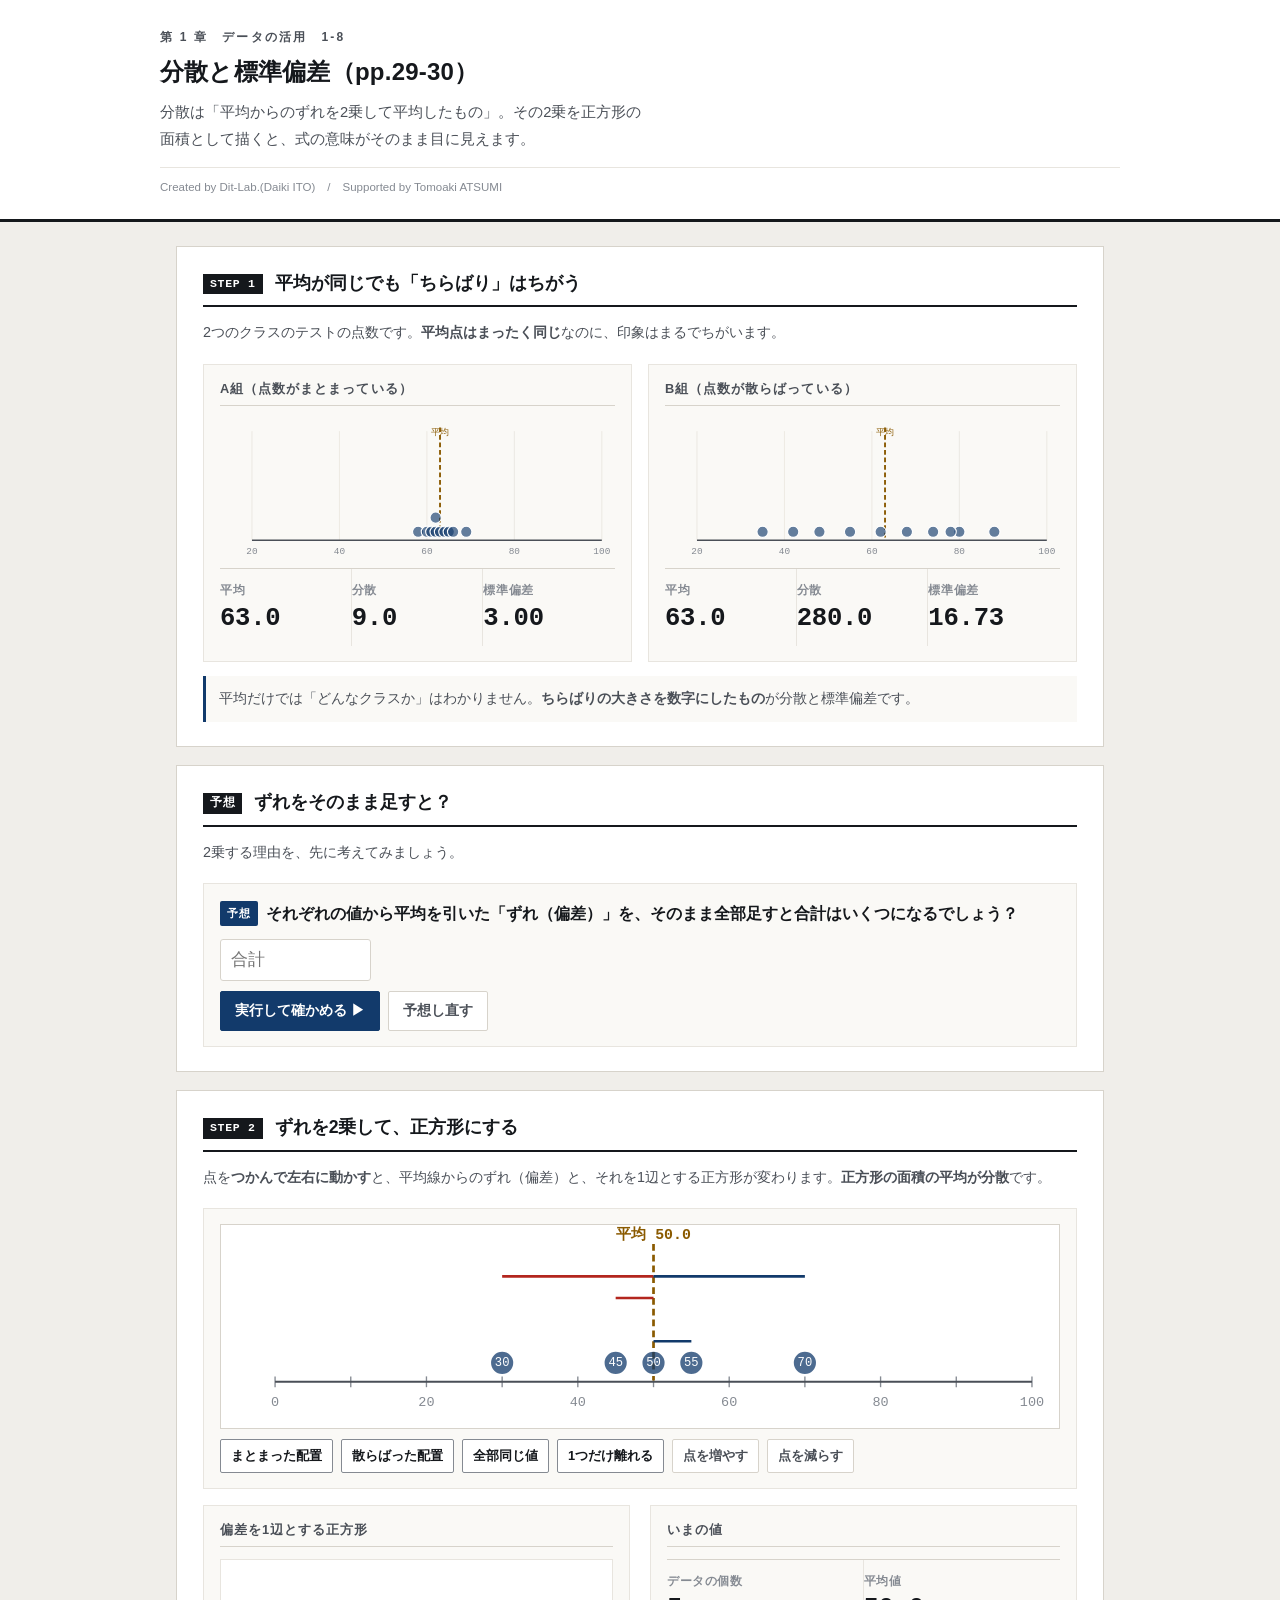
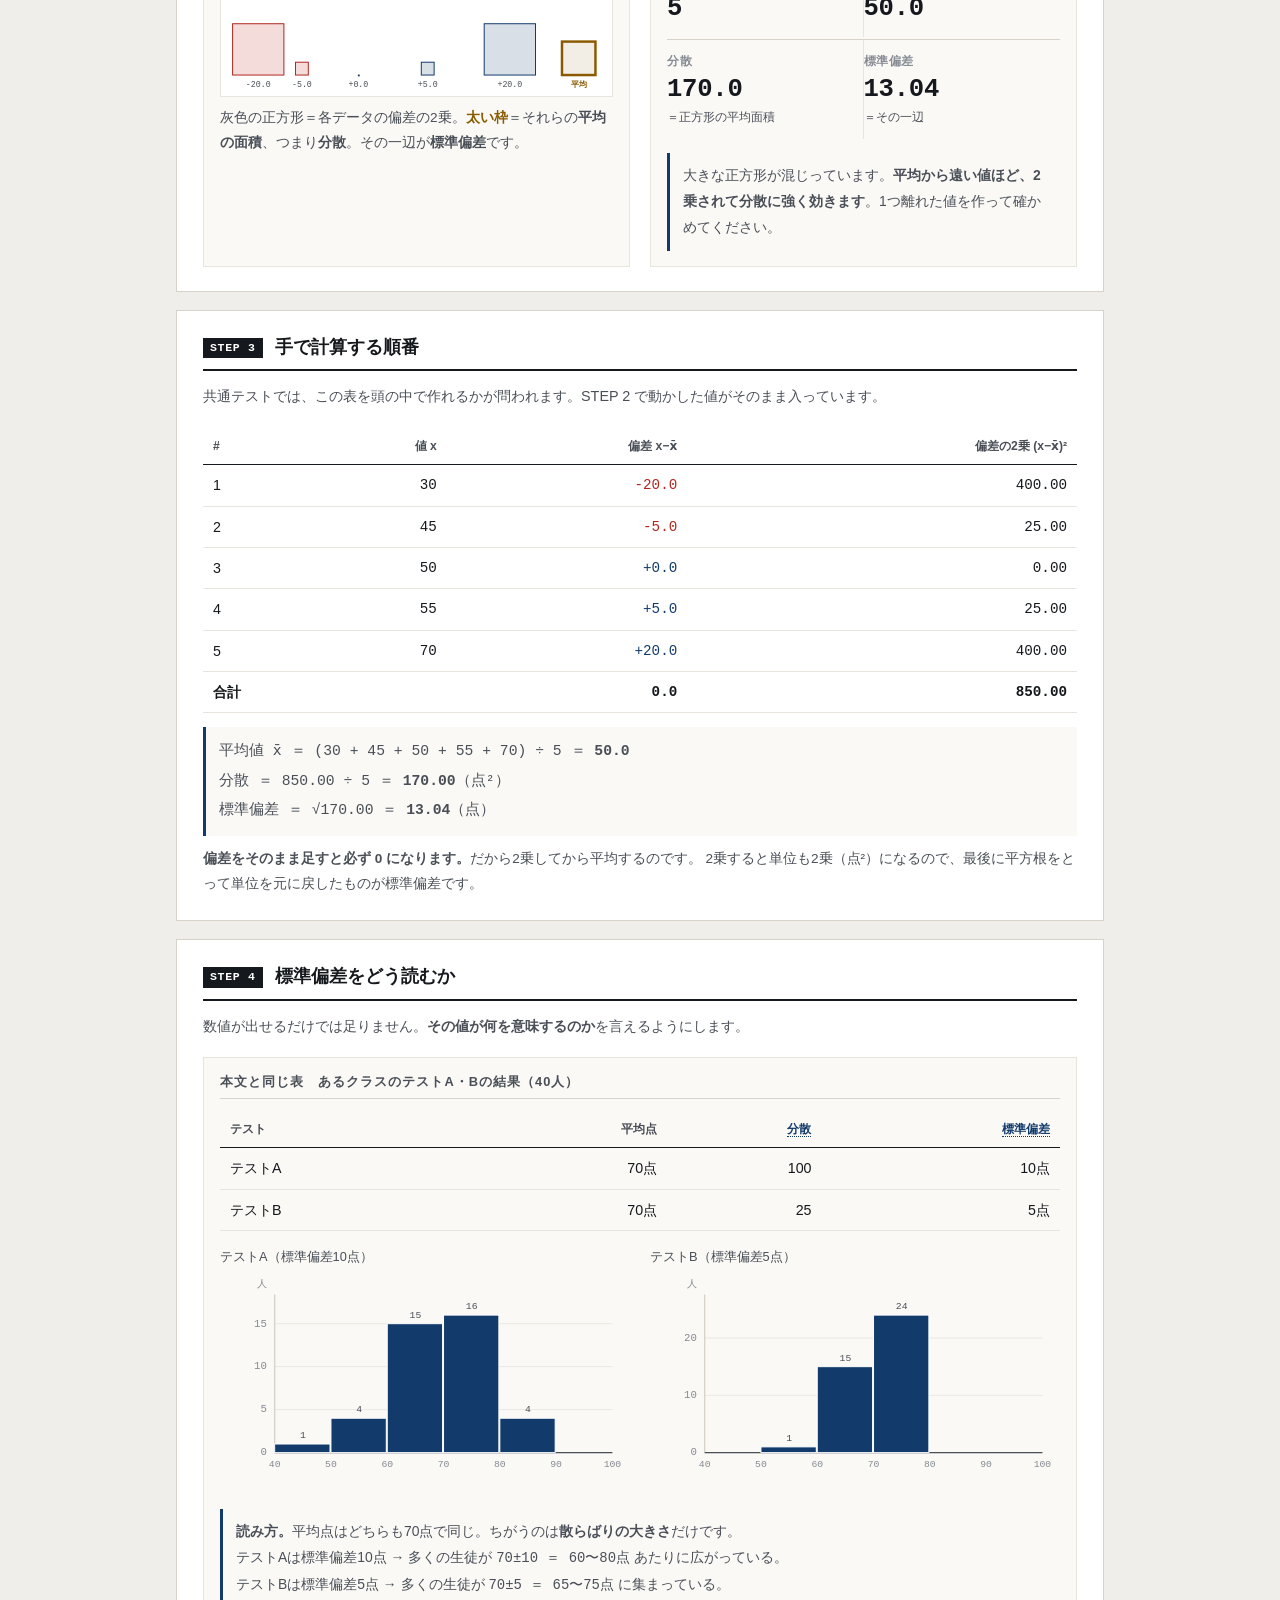
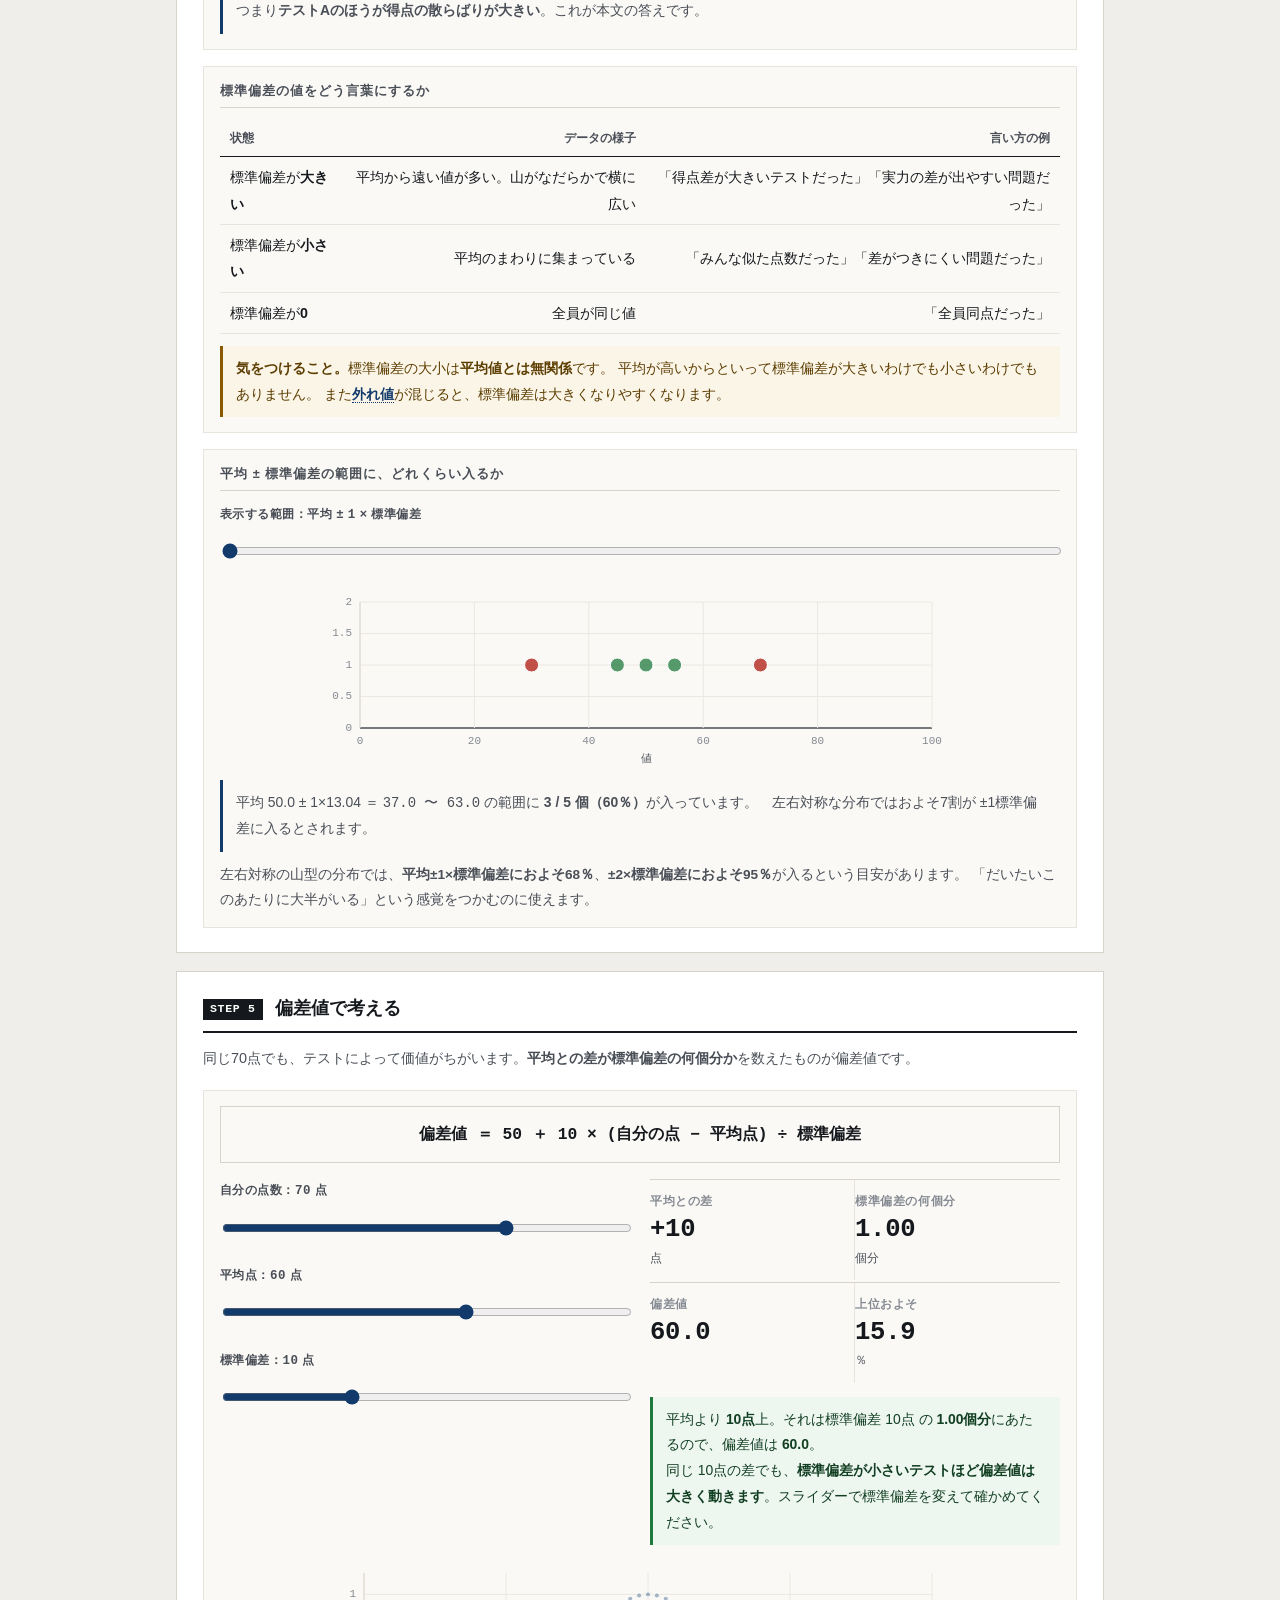
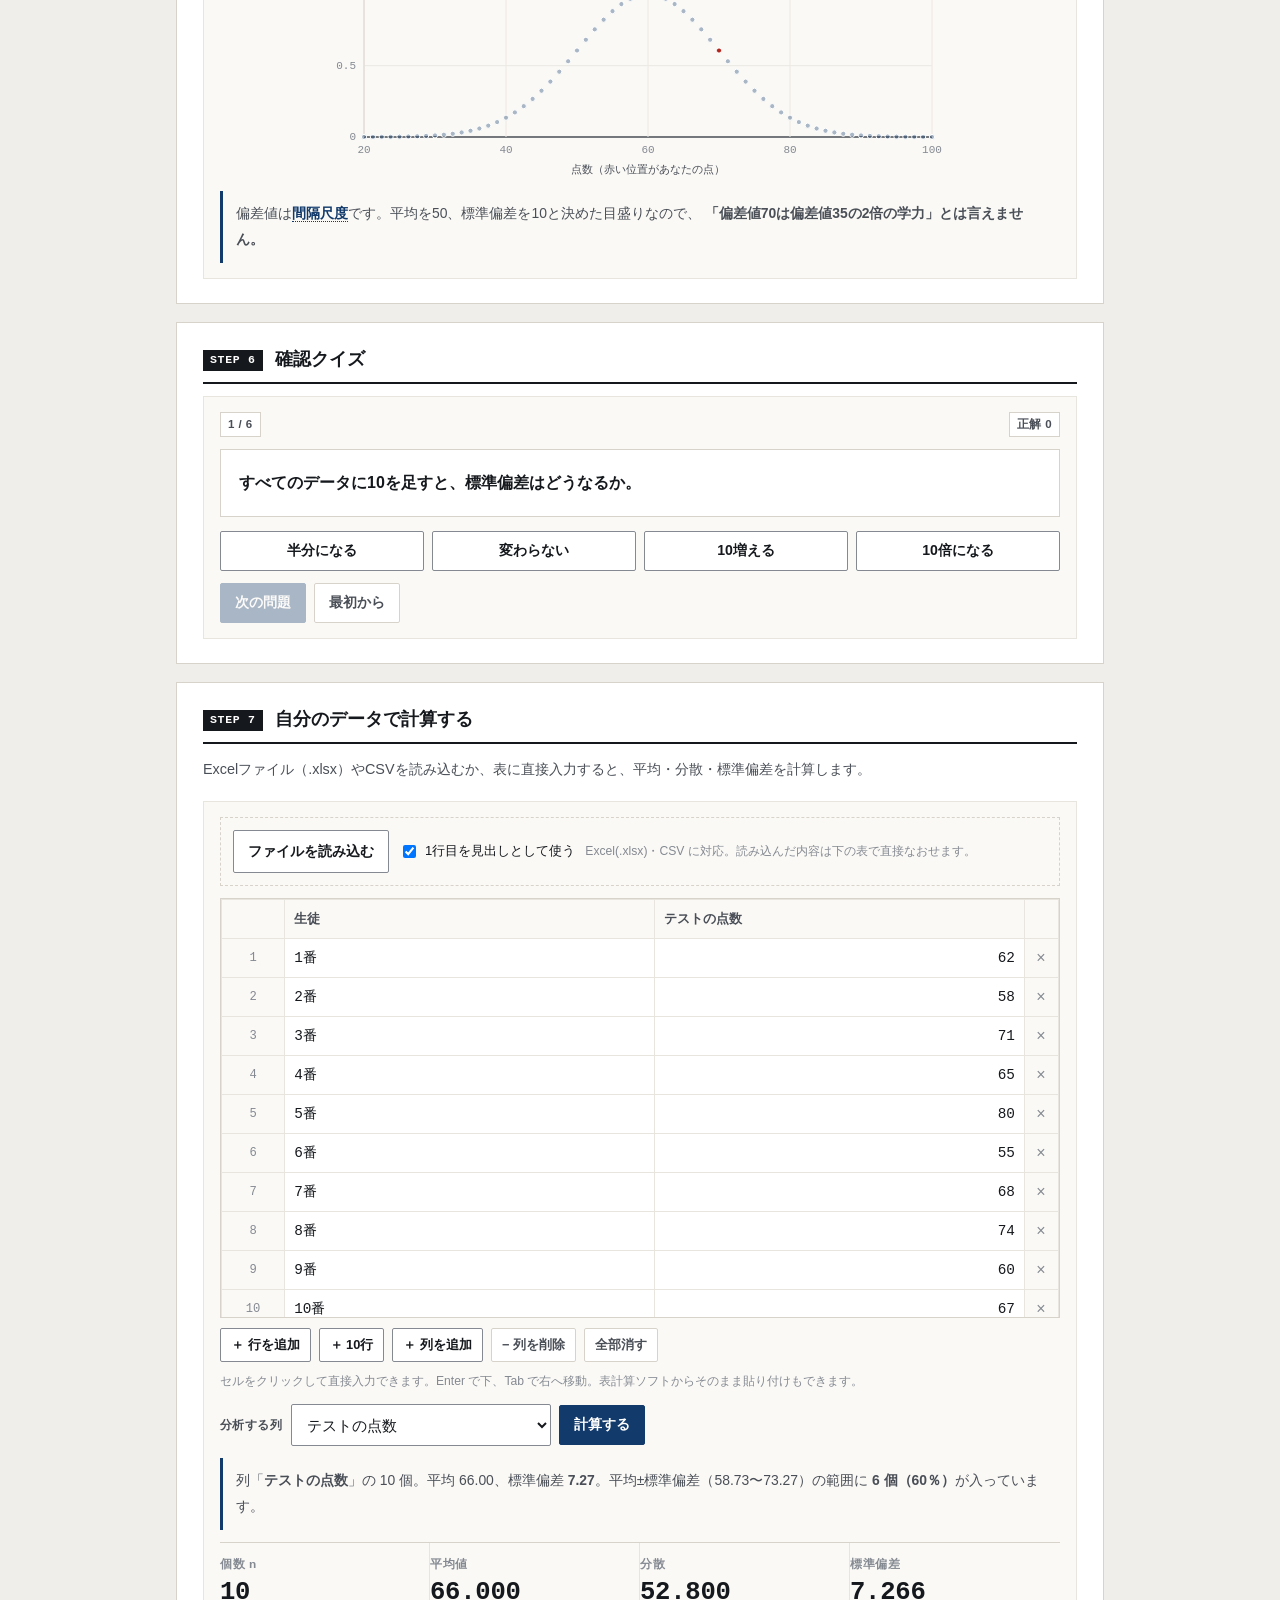
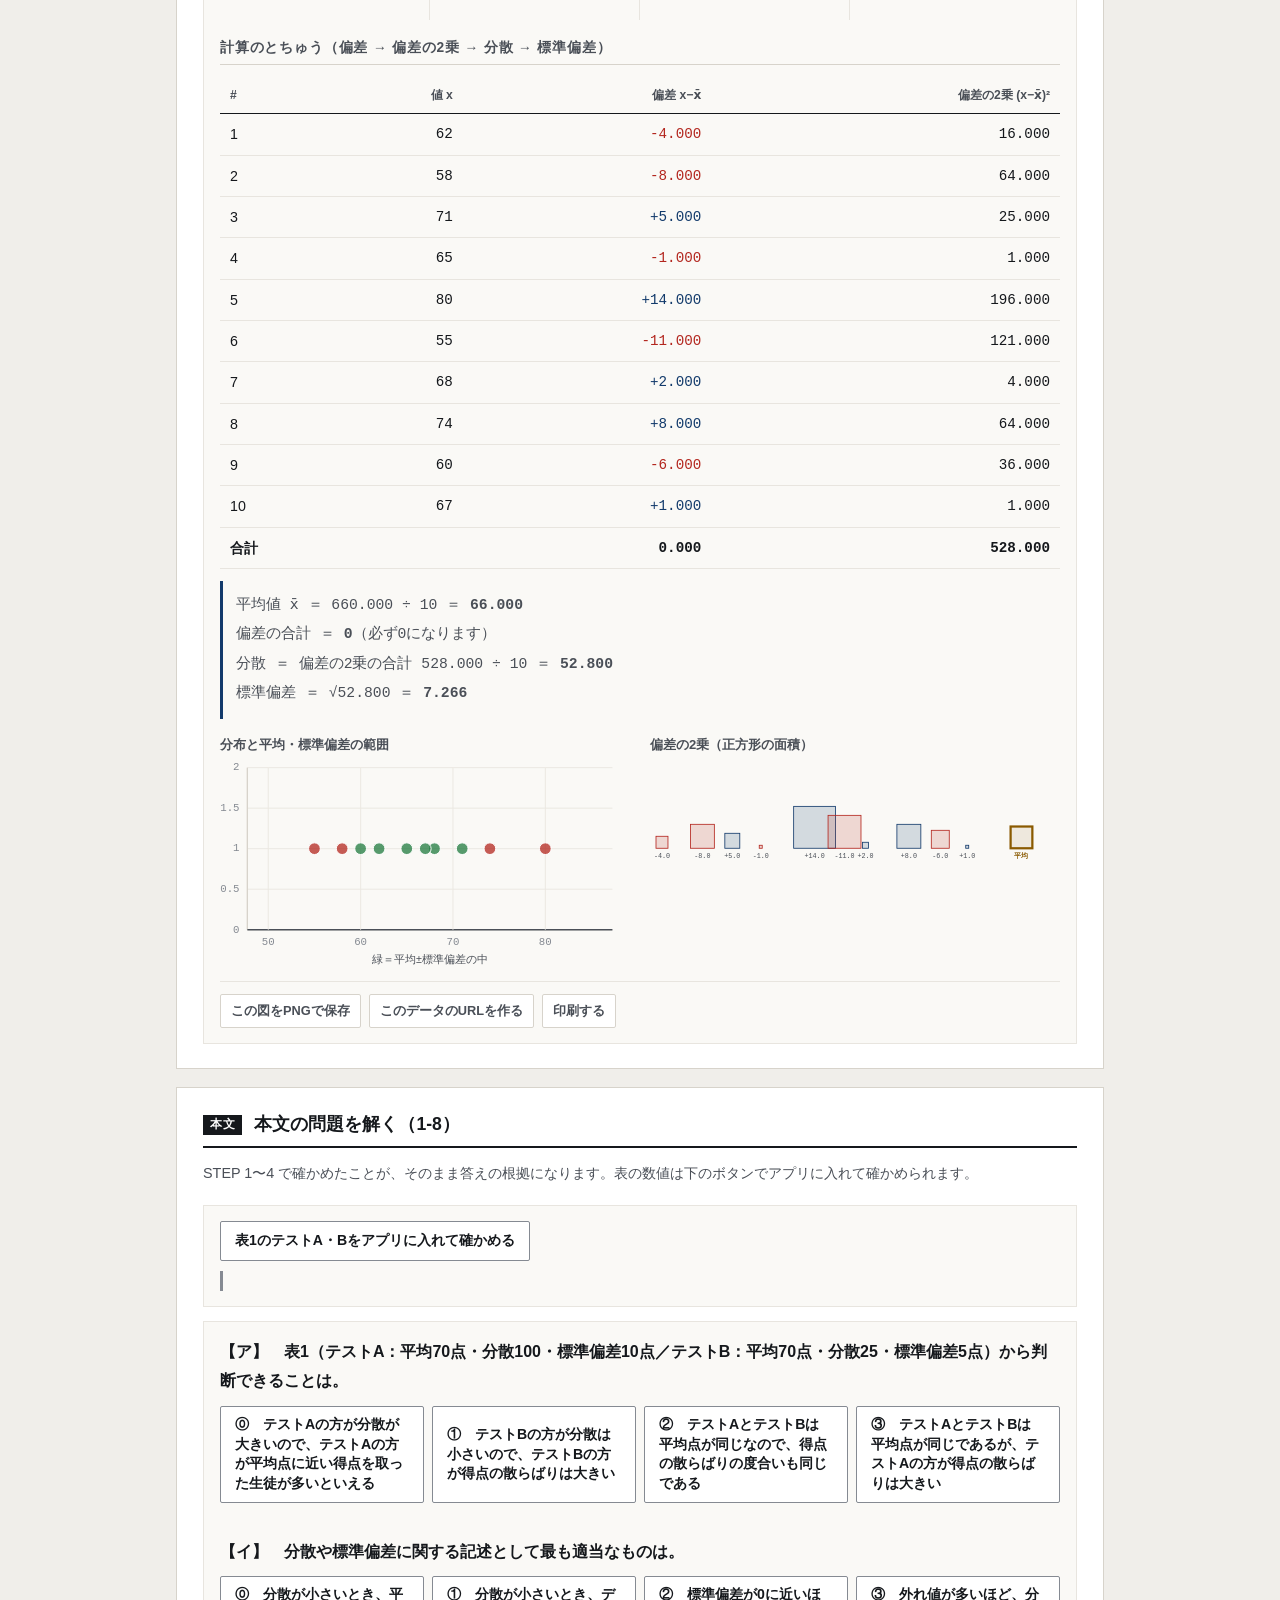
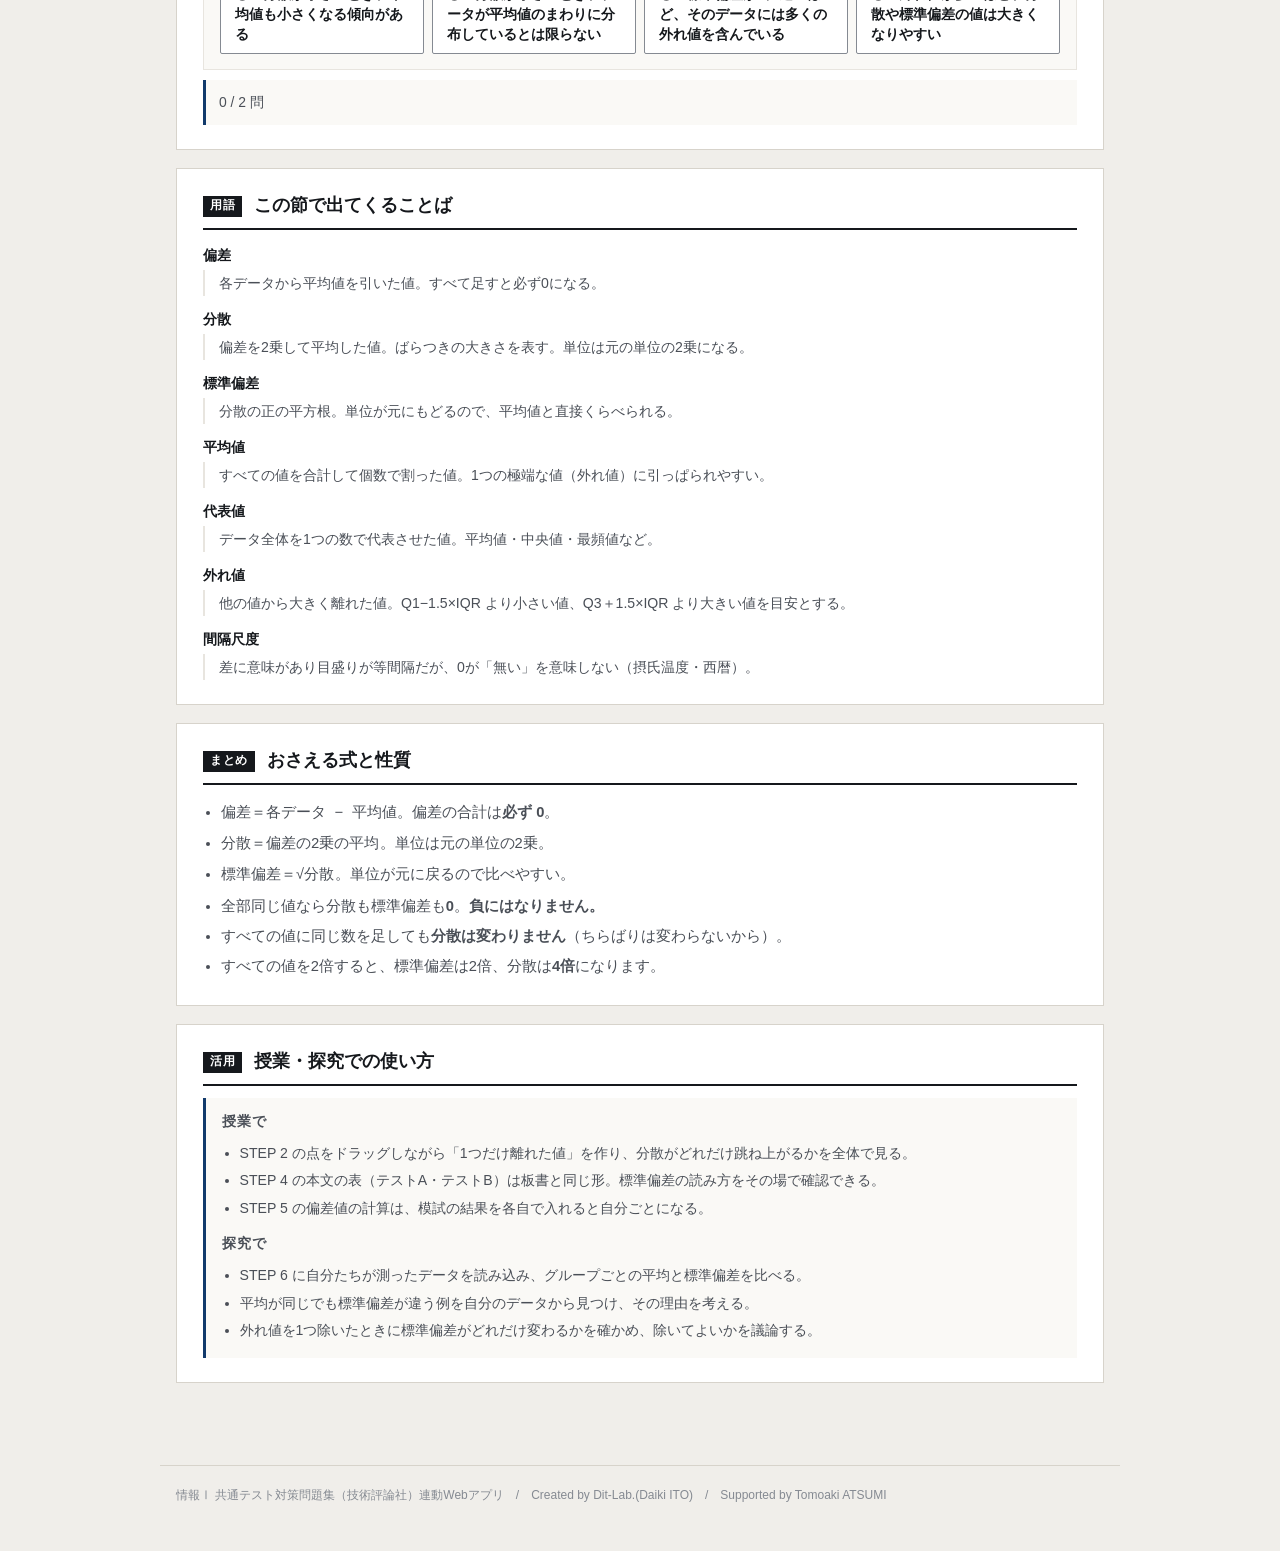
<file: index.html>
<!DOCTYPE html>
<html lang="ja">
<head>
<meta charset="UTF-8">
<meta name="viewport" content="width=device-width, initial-scale=1.0">
<title>分散と標準偏差｜情報Ⅰ共通テスト対策問題集</title>
<meta name="description" content="分散は「平均からのずれを2乗して平均したもの」。その2乗を正方形の面積として描くと、式の意味がそのまま目に見えます。">
<link rel="icon" href="data:image/svg+xml,%3Csvg xmlns=%22http://www.w3.org/2000/svg%22 viewBox=%220 0 32 32%22%3E%3Crect width=%2232%22 height=%2232%22 fill=%22%2315181c%22/%3E%3Ctext x=%2216%22 y=%2222%22 font-size=%2218%22 font-family=%22monospace%22 fill=%22%23fff%22 text-anchor=%22middle%22%3E01%3C/text%3E%3C/svg%3E">
<link rel="stylesheet" href="css/style.css?v=bdbb3cb0">
<link rel="stylesheet" href="css/app.css?v=d26b2292">
</head>
<body>

<header class="app-header">
  <div class="inner">
    <span class="eyebrow">第 1 章　データの活用　1-8</span>
    <h1>分散と標準偏差（pp.29-30）</h1>
    <p class="lead">分散は「平均からのずれを2乗して平均したもの」。その2乗を正方形の面積として描くと、式の意味がそのまま目に見えます。</p>
    <p class="credit">Created by Dit-Lab.(Daiki ITO)　/　Supported by Tomoaki ATSUMI</p>
  </div>
</header>

<main class="wrap">
  <section class="step" id="step1">
    <h2><span class="no">STEP 1</span>平均が同じでも「ちらばり」はちがう</h2>
    <p class="desc">2つのクラスのテストの点数です。<strong>平均点はまったく同じ</strong>なのに、印象はまるでちがいます。</p>
    <div class="grpwrap">
      <div class="panel"><h3>A組（点数がまとまっている）</h3><div id="grpA"></div>
        <div class="metrics"><div class="metric"><div class="k">平均</div><div class="v" id="aMean">—</div></div>
        <div class="metric"><div class="k">分散</div><div class="v" id="aVar">—</div></div>
        <div class="metric"><div class="k">標準偏差</div><div class="v" id="aSd">—</div></div></div></div>
      <div class="panel"><h3>B組（点数が散らばっている）</h3><div id="grpB"></div>
        <div class="metrics"><div class="metric"><div class="k">平均</div><div class="v" id="bMean">—</div></div>
        <div class="metric"><div class="k">分散</div><div class="v" id="bVar">—</div></div>
        <div class="metric"><div class="k">標準偏差</div><div class="v" id="bSd">—</div></div></div></div>
    </div>
    <div class="note info" style="margin-top:14px">
      平均だけでは「どんなクラスか」はわかりません。<strong>ちらばりの大きさを数字にしたもの</strong>が分散と標準偏差です。
    </div>
  </section>

  <section class="step">
    <h2><span class="no">予想</span>ずれをそのまま足すと？</h2>
    <p class="desc">2乗する理由を、先に考えてみましょう。</p>
    <div class="panel"><div id="pdV"></div></div>
  </section>

  <section class="step" id="step2">
    <h2><span class="no">STEP 2</span>ずれを2乗して、正方形にする</h2>
    <p class="desc">点を<strong>つかんで左右に動かす</strong>と、平均線からのずれ（偏差）と、それを1辺とする正方形が変わります。<strong>正方形の面積の平均が分散</strong>です。</p>

    <div class="panel">
      <div id="lineBox"></div>
      <div class="btn-row" style="margin-top:10px">
        <button class="btn sm" data-set="tight">まとまった配置</button>
        <button class="btn sm" data-set="spread">散らばった配置</button>
        <button class="btn sm" data-set="same">全部同じ値</button>
        <button class="btn sm" data-set="one">1つだけ離れる</button>
        <button class="btn sm ghost" id="addDot">点を増やす</button>
        <button class="btn sm ghost" id="delDot">点を減らす</button>
      </div>
    </div>

    <div class="grid c2" style="margin-top:16px">
      <div class="panel">
        <h3>偏差を1辺とする正方形</h3>
        <div id="sqBox"></div>
        <p class="why" style="margin-top:8px">灰色の正方形＝各データの偏差の2乗。<span style="color:#8a5a00;font-weight:700">太い枠</span>＝それらの<strong>平均の面積</strong>、つまり<strong>分散</strong>。その一辺が<strong>標準偏差</strong>です。</p>
      </div>
      <div class="panel">
        <h3>いまの値</h3>
        <div class="metrics">
          <div class="metric"><div class="k">データの個数</div><div class="v" id="vN">—</div></div>
          <div class="metric"><div class="k">平均値</div><div class="v" id="vMean">—</div></div>
        </div>
        <div class="metrics" style="margin-top:2px">
          <div class="metric"><div class="k">分散</div><div class="v" id="vVar">—</div><div class="s">＝正方形の平均面積</div></div>
          <div class="metric"><div class="k">標準偏差</div><div class="v" id="vSd">—</div><div class="s">＝その一辺</div></div>
        </div>
        <div class="note" id="vNote" style="margin-top:14px"></div>
      </div>
    </div>
  </section>

  <section class="step" id="step3">
    <h2><span class="no">STEP 3</span>手で計算する順番</h2>
    <p class="desc">共通テストでは、この表を頭の中で作れるかが問われます。STEP 2 で動かした値がそのまま入っています。</p>
    <div class="tbl-scroll">
      <table class="tbl" id="devTable">
        <thead><tr><th>#</th><th>値 x</th><th>偏差 x−x̄</th><th>偏差の2乗 (x−x̄)²</th></tr></thead>
        <tbody></tbody><tfoot></tfoot>
      </table>
    </div>
    <div class="note info eqline" id="eqNote" style="margin-top:14px"></div>
    <p class="why" style="margin-top:10px">
      <strong>偏差をそのまま足すと必ず 0 になります。</strong>だから2乗してから平均するのです。
      2乗すると単位も2乗（点²）になるので、最後に平方根をとって単位を元に戻したものが標準偏差です。
    </p>
  </section>

  <section class="step" id="step4">
    <h2><span class="no">STEP 4</span>標準偏差をどう読むか</h2>
    <p class="desc">数値が出せるだけでは足りません。<strong>その値が何を意味するのか</strong>を言えるようにします。</p>

    <div class="panel">
      <h3>本文と同じ表　あるクラスのテストA・Bの結果（40人）</h3>
      <div class="tbl-scroll">
        <table class="tbl">
          <thead><tr><th>テスト</th><th>平均点</th><th><span class="term" data-t="分散">分散</span></th><th><span class="term" data-t="標準偏差">標準偏差</span></th></tr></thead>
          <tbody>
            <tr><td>テストA</td><td>70点</td><td>100</td><td>10点</td></tr>
            <tr><td>テストB</td><td>70点</td><td>25</td><td>5点</td></tr>
          </tbody>
        </table>
      </div>
      <div id="abChart" style="margin-top:14px"></div>
      <div class="note info" style="margin-top:12px">
        <strong>読み方。</strong>平均点はどちらも70点で同じ。ちがうのは<strong>散らばりの大きさ</strong>だけです。<br>
        テストAは標準偏差10点 → 多くの生徒が <span class="mono">70±10 ＝ 60〜80点</span> あたりに広がっている。<br>
        テストBは標準偏差5点 → 多くの生徒が <span class="mono">70±5 ＝ 65〜75点</span> に集まっている。<br>
        つまり<strong>テストAのほうが得点の散らばりが大きい</strong>。これが本文の答えです。
      </div>
    </div>

    <div class="panel" style="margin-top:16px">
      <h3>標準偏差の値をどう言葉にするか</h3>
      <div class="tbl-scroll">
        <table class="tbl">
          <thead><tr><th>状態</th><th>データの様子</th><th>言い方の例</th></tr></thead>
          <tbody>
            <tr><td>標準偏差が<strong>大きい</strong></td><td>平均から遠い値が多い。山がなだらかで横に広い</td><td>「得点差が大きいテストだった」「実力の差が出やすい問題だった」</td></tr>
            <tr><td>標準偏差が<strong>小さい</strong></td><td>平均のまわりに集まっている</td><td>「みんな似た点数だった」「差がつきにくい問題だった」</td></tr>
            <tr><td>標準偏差が<strong>0</strong></td><td>全員が同じ値</td><td>「全員同点だった」</td></tr>
          </tbody>
        </table>
      </div>
      <div class="note warn" style="margin-top:12px">
        <strong>気をつけること。</strong>標準偏差の大小は<strong>平均値とは無関係</strong>です。
        平均が高いからといって標準偏差が大きいわけでも小さいわけでもありません。
        また<span class="term" data-t="外れ値">外れ値</span>が混じると、標準偏差は大きくなりやすくなります。
      </div>
    </div>

    <div class="panel" style="margin-top:16px">
      <h3>平均 ± 標準偏差の範囲に、どれくらい入るか</h3>
      <label class="fld" for="sdRange">表示する範囲：平均 ± <span class="mono" id="sdRangeV">1</span> × 標準偏差</label>
      <input type="range" id="sdRange" min="1" max="3" step="1" value="1">
      <div id="sdChart" style="margin-top:10px"></div>
      <div class="note" id="sdNote" style="margin-top:12px"></div>
      <p class="why" style="margin-top:10px">
        左右対称の山型の分布では、<strong>平均±1×標準偏差におよそ68％</strong>、<strong>±2×標準偏差におよそ95％</strong>が入るという目安があります。
        「だいたいこのあたりに大半がいる」という感覚をつかむのに使えます。
      </p>
    </div>
  </section>

  <section class="step" id="step5">
    <h2><span class="no">STEP 5</span>偏差値で考える</h2>
    <p class="desc">同じ70点でも、テストによって価値がちがいます。<strong>平均との差が標準偏差の何個分か</strong>を数えたものが偏差値です。</p>

    <div class="panel">
      <div class="eqbox">偏差値 ＝ 50 ＋ 10 × (自分の点 − 平均点) ÷ 標準偏差</div>

      <div class="grid c2" style="margin-top:16px">
        <div>
          <label class="fld" for="myScore">自分の点数：<span class="mono" id="myScoreV">70</span> 点</label>
          <input type="range" id="myScore" min="0" max="100" step="1" value="70">
          <label class="fld" style="margin-top:10px" for="avgScore">平均点：<span class="mono" id="avgScoreV">60</span> 点</label>
          <input type="range" id="avgScore" min="0" max="100" step="1" value="60">
          <label class="fld" style="margin-top:10px" for="sdScore">標準偏差：<span class="mono" id="sdScoreV">10</span> 点</label>
          <input type="range" id="sdScore" min="1" max="30" step="1" value="10">
        </div>
        <div>
          <div class="metrics">
            <div class="metric"><div class="k">平均との差</div><div class="v" id="devOut">—</div><div class="s">点</div></div>
            <div class="metric"><div class="k">標準偏差の何個分</div><div class="v" id="zOut">—</div><div class="s">個分</div></div>
          </div>
          <div class="metrics" style="margin-top:2px">
            <div class="metric"><div class="k">偏差値</div><div class="v" id="hensaOut">—</div></div>
            <div class="metric"><div class="k">上位およそ</div><div class="v" id="pctOut">—</div><div class="s">％</div></div>
          </div>
          <div class="note" id="hensaNote" style="margin-top:14px"></div>
        </div>
      </div>
      <div id="hensaChart" style="margin-top:14px"></div>
      <div class="note info" style="margin-top:12px">
        偏差値は<span class="term" data-t="間隔尺度">間隔尺度</span>です。平均を50、標準偏差を10と決めた目盛りなので、
        <strong>「偏差値70は偏差値35の2倍の学力」とは言えません。</strong>
      </div>
    </div>
  </section>

  <section class="step" id="step6">
    <h2><span class="no">STEP 6</span>確認クイズ</h2>
    <div class="panel">
      <div class="qhead">
        <span class="badge" id="qProgress">1 / 1</span>
        <span class="badge">正解 <span class="score" id="qScore">0</span></span>
      </div>
      <div class="card-q"><div class="q-scene" id="qText"></div></div>
      <div class="choice4" id="qChoices"></div>
      <div class="note" id="qFb" hidden style="margin-top:12px"></div>
      <div class="btn-row" style="margin-top:12px">
        <button class="btn primary" id="qNext" disabled>次の問題</button>
        <button class="btn ghost" id="qReset">最初から</button>
      </div>
    </div>
  </section>


  <section class="step" id="step7">
    <h2><span class="no">STEP 7</span>自分のデータで計算する</h2>
    <p class="desc">Excelファイル（.xlsx）やCSVを読み込むか、表に直接入力すると、平均・分散・標準偏差を計算します。</p>
    <div class="panel">
      <div id="dataInput"></div>
      <div class="btn-row" style="margin-top:12px">
        <label class="fld" style="margin:0" for="colSel">分析する列</label>
        <select id="colSel" class="sel" style="max-width:260px"></select>
        <button class="btn primary" id="calcMine">計算する</button>
      </div>
      <div class="note" id="myNote" hidden style="margin-top:12px"></div>
      <div class="metrics" id="myStats" style="margin-top:12px"></div>

      <h3 style="font-size:.86rem;color:var(--ink-2);letter-spacing:.06em;margin-top:18px;padding-bottom:6px;border-bottom:1px solid var(--rule)">計算のとちゅう（偏差 → 偏差の2乗 → 分散 → 標準偏差）</h3>
      <div class="tbl-scroll" style="margin-top:10px"><table class="tbl" id="myDevTable"></table></div>
      <div class="note info eqline" id="myEq" style="margin-top:12px"></div>

      <div class="grid c2" style="margin-top:16px">
        <div><h3 style="font-size:.82rem;color:var(--ink-2)">分布と平均・標準偏差の範囲</h3><div id="myChart"></div></div>
        <div><h3 style="font-size:.82rem;color:var(--ink-2)">偏差の2乗（正方形の面積）</h3><div id="mySquares"></div></div>
      </div>
      <div class="toolbar" id="myTools"></div>
    </div>
  </section>

  <section class="step" id="stepBook">
    <h2><span class="no">本文</span>本文の問題を解く（1-8）</h2>
    <p class="desc">STEP 1〜4 で確かめたことが、そのまま答えの根拠になります。表の数値は下のボタンでアプリに入れて確かめられます。</p>
    <div class="panel">
      <div class="btn-row" style="flex-wrap:wrap">
        <button class="btn" id="loadAB">表1のテストA・Bをアプリに入れて確かめる</button>
      </div>
      <div class="note" id="abNote" style="margin-top:10px"></div>
    </div>
    <div class="panel" id="bookBox" style="margin-top:14px"></div>
    <div class="note" id="bookNote" style="margin-top:10px"></div>
  </section>

  <section class="step" id="glossary">
    <h2><span class="no">用語</span>この節で出てくることば</h2>
    <div id="glossBox"></div>
  </section>

  <section class="step">
    <h2><span class="no">まとめ</span>おさえる式と性質</h2>
    <ul style="margin:0;padding-left:1.2em;color:var(--ink-2);font-size:.92rem;line-height:2.05">
      <li>偏差＝<span class="mono">各データ − 平均値</span>。偏差の合計は<strong>必ず 0</strong>。</li>
      <li>分散＝<span class="mono">偏差の2乗の平均</span>。単位は元の単位の2乗。</li>
      <li>標準偏差＝<span class="mono">√分散</span>。単位が元に戻るので比べやすい。</li>
      <li>全部同じ値なら分散も標準偏差も<strong>0</strong>。<strong>負にはなりません。</strong></li>
      <li>すべての値に同じ数を足しても<strong>分散は変わりません</strong>（ちらばりは変わらないから）。</li>
      <li>すべての値を2倍すると、標準偏差は2倍、分散は<strong>4倍</strong>になります。</li>
    </ul>
  </section>

  <section class="step">
    <h2><span class="no">活用</span>授業・探究での使い方</h2>
    <div class="use-note">
      <h3>授業で</h3>
      <ul>
        <li>STEP 2 の点をドラッグしながら「1つだけ離れた値」を作り、分散がどれだけ跳ね上がるかを全体で見る。</li>
        <li>STEP 4 の本文の表（テストA・テストB）は板書と同じ形。標準偏差の読み方をその場で確認できる。</li>
        <li>STEP 5 の偏差値の計算は、模試の結果を各自で入れると自分ごとになる。</li>
      </ul>
      <h3 style="margin-top:12px">探究で</h3>
      <ul>
        <li>STEP 6 に自分たちが測ったデータを読み込み、グループごとの平均と標準偏差を比べる。</li>
        <li>平均が同じでも標準偏差が違う例を自分のデータから見つけ、その理由を考える。</li>
        <li>外れ値を1つ除いたときに標準偏差がどれだけ変わるかを確かめ、除いてよいかを議論する。</li>
      </ul>
    </div>
  </section>

</main>

<footer class="app-footer">
  情報Ⅰ 共通テスト対策問題集（技術評論社）連動Webアプリ　/　Created by Dit-Lab.(Daiki ITO)　/　Supported by Tomoaki ATSUMI
</footer>

<script src="js/tools.js?v=c07db610"></script>
<script src="js/chart.js?v=fb6e3be1"></script>
<script src="js/xlsx.js?v=53c47a9c"></script>
<script src="js/grid.js?v=b72ee2f5"></script>
<script src="js/datainput.js?v=dbe2aecf"></script>
<script src="js/terms.js?v=e9184cc4"></script>
<script src="js/predict.js?v=1b9c8bf0"></script>
<script src="js/quiz.js?v=13402362"></script>
<script src="js/app.js?v=cebf056c"></script>
</body>
</html>
</file>
<file: css/style.css>
/* =========================================================
   情報Ⅰ 共通テスト対策問題集 — Web アプリ共通スタイル
   紙面（参考書）に寄せた設計。装飾色は使わず、色は意味を持つときだけ。
   ========================================================= */

:root{
  --paper:#ffffff;
  --paper-2:#faf9f6;      /* うすい紙 */
  --bg:#f0eeea;           /* 台紙 */
  --ink:#15181c;
  --ink-2:#4a4f57;
  --ink-3:#858a92;
  --rule:#d7d3cb;         /* 罫線 */
  --rule-2:#e8e5df;
  --accent:#123a6b;       /* 濃紺。主要操作と現在地だけに使う */
  --accent-w:#e9eef6;
  --zero:#c0392b;         /* 左＝0 */
  --one:#1d4ed8;          /* 右＝1 */
  --ok:#1f7a3d;   --ok-bg:#eef6f0;
  --ng:#b3261e;   --ng-bg:#fbefee;
  --warn:#8a5a00; --warn-bg:#fbf5e8;
  --font:"Hiragino Kaku Gothic ProN","Hiragino Sans","Yu Gothic Medium","Yu Gothic",
         "Noto Sans JP",Meiryo,-apple-system,BlinkMacSystemFont,sans-serif;
  --mono:"SFMono-Regular",Menlo,Consolas,"Courier New",monospace;
}

*{box-sizing:border-box}
[hidden]{display:none !important}
html{-webkit-text-size-adjust:100%}
body{
  margin:0; background:var(--bg); color:var(--ink);
  font-family:var(--font); font-size:16px; line-height:1.85;
  font-feature-settings:"palt" 1;
}
h1,h2,h3,h4{line-height:1.45; margin:0; font-weight:700}
p{margin:0 0 .75em} p:last-child{margin-bottom:0}
a{color:var(--accent)}

/* ---------- 標題 ---------- */
.app-header{background:var(--paper); border-bottom:3px solid var(--ink); padding:26px 20px 20px}
.app-header .inner{max-width:960px; margin:0 auto}
.app-header .eyebrow{
  font-size:.75rem; font-weight:700; color:var(--ink-2); letter-spacing:.18em;
  display:block; margin-bottom:7px;
}
.app-header h1{font-size:1.5rem; letter-spacing:.01em}
.app-header .lead{font-size:.92rem; color:var(--ink-2); margin-top:9px; max-width:60ch}
.app-header .credit{
  font-size:.72rem; color:var(--ink-3); margin-top:14px;
  padding-top:9px; border-top:1px solid var(--rule-2);
}

/* ---------- 版面 ---------- */
.wrap{max-width:960px; margin:0 auto; padding:24px 16px 64px}
.step{background:var(--paper); border:1px solid var(--rule); padding:24px 26px; margin-bottom:18px}
.step > h2{
  display:flex; align-items:baseline; gap:12px; font-size:1.1rem;
  padding-bottom:9px; border-bottom:2px solid var(--ink); margin-bottom:12px;
}
.step > h2 .no{
  flex:none; font-family:var(--mono); font-size:.72rem; font-weight:700;
  background:var(--ink); color:var(--paper); padding:2px 7px; letter-spacing:.06em;
  position:relative; top:-2px;
}
.step > .desc{color:var(--ink-2); font-size:.9rem; margin-bottom:18px}
.step[hidden]{display:none}

.grid{display:grid; gap:20px}
.grid > *{min-width:0}          /* 子の中身で列が広がるのを防ぐ */
@media(min-width:800px){ .grid.c2{grid-template-columns:1fr 1fr} }
@media(min-width:800px){ .grid.c21{grid-template-columns:1.45fr 1fr} }

.panel{border:1px solid var(--rule-2); background:var(--paper-2); padding:15px 16px; min-width:0}
.panel > h3{
  font-size:.8rem; font-weight:700; color:var(--ink-2); letter-spacing:.08em;
  margin-bottom:12px; padding-bottom:6px; border-bottom:1px solid var(--rule);
}

/* ---------- 部品 ---------- */
.btn{
  appearance:none; border:1px solid var(--ink-3); background:var(--paper); color:var(--ink);
  font-family:inherit; font-size:.88rem; font-weight:700; padding:8px 14px;
  border-radius:2px; cursor:pointer; min-height:40px; line-height:1.4;
  transition:background .12s, border-color .12s, color .12s;
}
.btn:hover:not(:disabled){background:var(--accent-w); border-color:var(--accent); color:var(--accent)}
.btn:disabled{opacity:.35; cursor:not-allowed}
.btn.primary{background:var(--accent); color:var(--paper); border-color:var(--accent)}
.btn.primary:hover:not(:disabled){background:#0d2c53; color:var(--paper)}
.btn.ghost{border-color:var(--rule); color:var(--ink-2)}
.btn.sm{font-size:.8rem; padding:5px 10px; min-height:34px}
.btn-row{display:flex; flex-wrap:wrap; gap:8px; align-items:center}

/* タブ（見出し下線式） */
.seg{display:flex; gap:0; border-bottom:1px solid var(--rule)}
.seg button{
  appearance:none; border:0; background:transparent; font-family:inherit; font-size:.88rem;
  font-weight:700; color:var(--ink-3); padding:9px 4px; margin-right:26px; cursor:pointer;
  border-bottom:3px solid transparent; margin-bottom:-1px; min-height:40px;
}
.seg button:hover{color:var(--ink-2)}
.seg button[aria-pressed="true"]{color:var(--ink); border-bottom-color:var(--accent)}

label.fld{display:block; font-size:.78rem; font-weight:700; color:var(--ink-2); margin-bottom:5px; letter-spacing:.04em}
input[type=text], textarea, input[type=number]{
  width:100%; font-family:inherit; font-size:1rem; color:var(--ink);
  border:1px solid var(--ink-3); border-radius:2px; padding:9px 11px;
  background:var(--paper); min-height:42px;
}
input:focus, textarea:focus{outline:2px solid var(--accent); outline-offset:-1px; border-color:var(--accent)}
.btn:focus-visible, .seg button:focus-visible, .node-card:focus-visible{outline:2px solid var(--accent); outline-offset:2px}
textarea{resize:vertical; line-height:1.7}
.mono{font-family:var(--mono)}

table.tbl{width:100%; border-collapse:collapse; font-size:.89rem}
table.tbl th, table.tbl td{border-bottom:1px solid var(--rule-2); padding:7px 10px; text-align:right}
table.tbl th:first-child, table.tbl td:first-child{text-align:left}
table.tbl thead th{border-bottom:1.5px solid var(--ink); font-size:.76rem; color:var(--ink-2); font-weight:700; white-space:nowrap}
.tbl-scroll{overflow-x:auto; -webkit-overflow-scrolling:touch; max-width:100%}

.note{padding:10px 13px; font-size:.87rem; border-left:3px solid var(--ink-3); background:var(--paper-2); overflow-wrap:break-word; word-break:break-word}
.note.ok{background:var(--ok-bg); border-left-color:var(--ok); color:#123f22}
.note.ng{background:var(--ng-bg); border-left-color:var(--ng); color:#6d1a15}
.note.info{background:var(--paper-2); border-left-color:var(--accent); color:var(--ink-2)}
.note.warn{background:var(--warn-bg); border-left-color:var(--warn); color:#5c3d00}
.note[hidden]{display:none}

.badge{
  display:inline-block; font-size:.72rem; font-weight:700; padding:1px 7px;
  border:1px solid var(--rule); color:var(--ink-2); background:var(--paper); letter-spacing:.04em;
}

/* 数値は罫線で仕切るだけ。カードにしない */
.metrics{display:flex; flex-wrap:wrap; gap:0; border-top:1px solid var(--rule)}
.metric{flex:1 1 130px; padding:11px 14px 11px 0; border-right:1px solid var(--rule-2)}
.metric:last-child{border-right:0}
.metric .k{font-size:.74rem; color:var(--ink-3); font-weight:700; letter-spacing:.05em}
.metric .v{font-size:1.6rem; font-weight:700; line-height:1.3; font-family:var(--mono); letter-spacing:-.01em}
.metric .s{font-size:.76rem; color:var(--ink-2)}

.bit0{color:var(--zero); font-weight:700}
.bit1{color:var(--one); font-weight:700}

.app-footer{
  max-width:960px; margin:0 auto; padding:18px 16px 44px; color:var(--ink-3);
  font-size:.75rem; border-top:1px solid var(--rule);
}
.sr-only{position:absolute;width:1px;height:1px;overflow:hidden;clip:rect(0 0 0 0);white-space:nowrap}

@media(max-width:640px){
  body{font-size:15px}
  .app-header{padding:20px 16px 16px}
  .app-header h1{font-size:1.16rem}
  .wrap{padding:16px 12px 52px}
  .step{padding:18px 15px}
  .seg button{margin-right:18px; font-size:.84rem}
  .metric{flex-basis:50%; border-right:0}
}
@media (prefers-reduced-motion:reduce){ *{animation:none!important; transition:none!important} }

/* ---------- 自分のデータ・共有・印刷 ---------- */
.toolbar{display:flex; flex-wrap:wrap; gap:8px; align-items:center; margin-top:12px;
  padding-top:12px; border-top:1px solid var(--rule-2)}
.toolbar .hint{font-size:.78rem; color:var(--ink-3)}
.paste-area{width:100%; min-height:110px; font-family:var(--mono); font-size:.86rem}
.use-note{background:var(--paper-2); border-left:3px solid var(--accent); padding:14px 16px; font-size:.88rem}
.use-note h3{font-size:.86rem; letter-spacing:.06em; margin-bottom:8px; color:var(--ink-2)}
.use-note ol, .use-note ul{margin:0; padding-left:1.25em; line-height:1.95; color:var(--ink-2)}

@media print{
  body{background:#fff}
  .app-header{border-bottom:2px solid #000}
  .step{border:1px solid #bbb; break-inside:avoid; page-break-inside:avoid; margin-bottom:12px}
  .btn, .seg, .toolbar, input[type=range]{display:none !important}
  .note{border-left-width:2px}
  a[href]:after{content:""}
}

/* ---------- 入力グリッド ---------- */
.dg-scroll{overflow:auto; -webkit-overflow-scrolling:touch; border:1px solid var(--rule); background:var(--paper); max-height:420px}
table.dg{border-collapse:collapse; font-family:var(--mono); font-size:.9rem; min-width:100%}
table.dg th, table.dg td{border:1px solid var(--rule-2); padding:0}
table.dg thead th{background:var(--paper-2); position:sticky; top:0; z-index:2}
table.dg .dg-n{background:var(--paper-2); color:var(--ink-3); font-size:.76rem; font-weight:400;
  text-align:center; min-width:34px; padding:0 4px; position:sticky; left:0; z-index:1}
table.dg .dg-corner{background:var(--paper-2); min-width:34px; position:sticky; left:0; z-index:3}
table.dg .dg-act{background:var(--paper-2); width:34px}
.dg-h, .dg-c{width:100%; min-width:96px; border:0; background:transparent; font-family:inherit;
  font-size:.9rem; padding:8px 9px; color:var(--ink); min-height:38px}
.dg-h{font-weight:700; font-family:var(--font); font-size:.82rem; color:var(--ink-2)}
.dg-c.num{text-align:right}
.dg-c:focus, .dg-h:focus{outline:2px solid var(--accent); outline-offset:-2px; background:var(--accent-w)}
.dg-del{border:0; background:transparent; color:var(--ink-3); cursor:pointer; width:32px; height:34px; font-size:1rem}
.dg-del:hover{color:var(--ng)}
.dg-tools{display:flex; flex-wrap:wrap; gap:8px; align-items:center; margin-top:10px}
.dg-hint{font-size:.76rem; color:var(--ink-3)}

/* ---------- ファイル読み込み ---------- */
.filebox{display:flex; flex-wrap:wrap; gap:10px; align-items:center; padding:12px;
  border:1px dashed var(--rule); background:var(--paper-2)}
.filebox input[type=file]{font-size:.85rem; font-family:inherit; max-width:100%}
.filebox .sel{max-width:220px}
.filelabel{display:inline-flex; align-items:center; gap:6px; font-size:.85rem; font-weight:700;
  border:1px solid var(--ink-3); background:var(--paper); padding:8px 14px; border-radius:2px; cursor:pointer; min-height:40px}
.filelabel:hover{border-color:var(--accent); color:var(--accent); background:var(--accent-w)}
.filelabel input{display:none}

/* ---------- 用語解説 ---------- */
.term{position:relative; border-bottom:1.5px dotted var(--accent); cursor:help; color:var(--accent); font-weight:700}
.term .term-pop{display:none; position:absolute; left:0; top:1.7em; z-index:50; width:min(300px,78vw);
  background:var(--paper); border:1px solid var(--ink-3); box-shadow:0 6px 20px rgba(0,0,0,.14);
  padding:10px 12px; font-size:.82rem; font-weight:400; color:var(--ink-2); line-height:1.75;
  border-left:3px solid var(--accent); cursor:auto; text-align:left}
.term .term-pop b{display:block; color:var(--ink); font-size:.86rem; margin-bottom:3px}
.term.open .term-pop{display:block}
dl.gloss{margin:0; font-size:.88rem}
dl.gloss dt{font-weight:700; color:var(--ink); margin-top:10px}
dl.gloss dt:first-child{margin-top:0}
dl.gloss dd{margin:2px 0 0; color:var(--ink-2); line-height:1.85; padding-left:1em; border-left:2px solid var(--rule-2)}
@media print{ .term{border-bottom:0; color:inherit} .term .term-pop{display:none !important} }

/* ---------- スマホ・タブレット ---------- */
@media (max-width:1024px){
  /* iOS で入力時に画面が勝手に拡大するのを防ぐ（16px 未満だとズームする） */
  input[type=text], input[type=number], textarea, select, .dg-c, .dg-h{ font-size:16px }
  .dg-c, .dg-h{ min-width:110px }
}
@media (max-width:820px){
  .grid.c2,.grid.c21{grid-template-columns:1fr}
  .dg-scroll{max-height:340px}
  .filebox{flex-direction:column; align-items:stretch}
  .filebox .sel{max-width:100%}
  .term .term-pop{left:auto; right:0; width:min(280px,86vw)}
}
@media (max-width:480px){
  .step > h2{font-size:1rem; flex-wrap:wrap}
  .metrics{gap:0}
  .metric{flex-basis:50%; padding-right:10px}
  .metric .v{font-size:1.3rem}
  .btn{padding:8px 12px}
  .dg-tools{gap:6px}
  .dg-hint{width:100%}
}
/* タッチ操作でのスクロールを滑らかに */
.tbl-scroll, .dg-scroll, .tree-box{ -webkit-overflow-scrolling:touch; overscroll-behavior-x:contain }

/* 幅指定つきの入力欄がスマートフォンではみ出さないようにする */
input[type=text], input[type=number], input[type=search], textarea, select{ max-width:100% }
.btn-row > label{ min-width:0; max-width:100% }
.btn-row > label input, .btn-row > label select{ max-width:100% }

/* 共通：○×判定・並べかえ（quiz.js 用） */
.abcde{border:1px solid var(--rule); border-radius:3px; overflow:hidden}
.abcde > div{border-top:1px solid var(--rule); padding:10px 12px}
.abcde > div:first-child{border-top:0}
.abcde .st{display:flex; gap:10px; align-items:flex-start; flex-wrap:wrap}
.abcde .st .k{font-weight:700; font-family:var(--mono); min-width:1.4em}
.abcde .st .t{flex:1; min-width:12em}
.abcde .jb{display:flex; gap:6px}
.abcde .jb .btn{min-width:3.4em; padding:6px 10px; text-align:center}
.prep{display:grid; grid-template-columns:repeat(auto-fit,minmax(150px,1fr)); gap:10px; margin-top:10px}
.prep .slot{border:1px dashed var(--ink-3); border-radius:3px; padding:10px; min-height:92px; background:var(--paper)}
.prep .slot.filled{border-style:solid}
.prep .slot .tag{font:700 .74rem/1.4 var(--mono); color:var(--accent); display:block; margin-bottom:6px}
.prep .slot .txt{font-size:.86rem; line-height:1.7}
.cards{display:flex; flex-wrap:wrap; gap:8px; margin-top:10px}
.cards .c{border:1px solid var(--ink-3); border-radius:3px; padding:9px 12px; background:var(--paper);
  cursor:pointer; font-size:.88rem; max-width:100%; text-align:left; font-family:inherit; color:var(--ink)}
.cards .c:hover{background:var(--warn-bg)}
.cards .c.used{opacity:.35; pointer-events:none}

/* --- 予想してから実行 --- */
.pmark{display:inline-block; background:var(--accent); color:#fff; font-size:.7rem; font-weight:700;
  letter-spacing:.08em; padding:2px 7px; border-radius:2px; margin-right:8px; vertical-align:2px}
input.pin{font-size:1.05rem; padding:7px 10px; border:1px solid var(--rule); border-radius:3px;
  width:9em; max-width:100%; background:#fff}
.btn-row .unit{color:var(--muted); font-size:.9rem}
.choice4 .btn.on{border-color:var(--accent); box-shadow:inset 0 0 0 1px var(--accent); font-weight:700}
/* 設問文の見出し（flex ではなく通常の段落。.qhead は左右振り分け用なので用途が別） */
.pq{margin:0 0 10px; font-weight:700; line-height:1.85}

/* --- 自分のテーマでやってみる（ワークシート） --- */
.wsheet{display:grid; gap:14px}
@media(min-width:760px){ .wsheet{grid-template-columns:1fr 1fr} }
.wsf{display:block}
.wsf .wsl{display:block; font-weight:700; font-size:.9rem; margin-bottom:3px}
.wsf .wsh{display:block; font-size:.78rem; color:var(--muted); margin-bottom:5px; line-height:1.6}
.wsf textarea{width:100%; max-width:100%; font:inherit; font-size:.92rem; line-height:1.75;
  padding:8px 10px; border:1px solid var(--rule); border-radius:3px; background:#fff; resize:vertical}
.wsf textarea:focus{outline:2px solid var(--accent); outline-offset:-2px}
.wsout{margin-top:14px; border:1px solid var(--ink-3); border-radius:3px; background:#fff; padding:16px 18px}
.wsout h4{margin:0 0 10px; font-size:1rem}
.wsout dl{margin:0}
.wsout dt{font-weight:700; font-size:.84rem; color:var(--accent); margin-top:10px}
.wsout dd{margin:2px 0 0; font-size:.92rem; line-height:1.85; white-space:pre-wrap}
.wsout .wsmsg{margin:10px 0 0; font-size:.86rem; color:var(--muted)}
@media print{
  .app-header, .btn-row, .step:not(.wsprint){ display:none !important }
  .wsout{border:none; padding:0}
}
</file>
<file: css/app.css>
.qhead{display:flex; justify-content:space-between; align-items:center; margin-bottom:12px}
.card-q{border:1px solid var(--rule); background:var(--paper); padding:18px; margin-bottom:14px}
.q-scene{font-size:1rem; font-weight:700; line-height:1.9}
.choice4{display:grid; gap:8px; grid-template-columns:repeat(auto-fit,minmax(140px,1fr))}
.choice4 .btn.correct{background:var(--ok-bg); border-color:var(--ok); color:var(--ok)}
.choice4 .btn.wrong{background:var(--ng-bg); border-color:var(--ng); color:var(--ng)}
.choice4.locked{pointer-events:none}

#lineBox{border:1px solid var(--rule); background:var(--paper); touch-action:none; user-select:none}
#lineBox svg{display:block}
#lineBox circle.dot{cursor:grab}
#lineBox circle.dot:hover{stroke:var(--accent); stroke-width:2.5}
#sqBox{border:1px solid var(--rule-2); background:var(--paper)}
#sqBox svg{display:block; margin:0 auto}
input[type=range]{width:100%; accent-color:var(--accent); height:34px}
#devTable td{font-family:var(--mono)}
#devTable td:first-child{font-family:var(--font)}
#devTable tfoot td{border-top:1.5px solid var(--ink); font-weight:700}
.why{font-size:.85rem; color:var(--ink-2); line-height:1.85}
.eqline{font-family:var(--mono); font-size:.95rem; line-height:2.1; word-break:break-all}
.grpwrap{display:grid; gap:16px}
@media(min-width:800px){ .grpwrap{grid-template-columns:1fr 1fr} }
.eqbox{font-family:var(--mono); font-size:1.02rem; font-weight:700; text-align:center; padding:14px;
  border:1px solid var(--rule); background:var(--paper-2); line-height:1.7}
.eqline{font-family:var(--mono); font-size:.92rem; line-height:2}
.sel{width:100%; font-family:inherit; font-size:.95rem; padding:9px 11px; min-height:42px;
  border:1px solid var(--ink-3); border-radius:2px; background:var(--paper); color:var(--ink)}
#myDevTable td{font-family:var(--mono)}
#myDevTable td:first-child{font-family:var(--font)}
#myDevTable tfoot td{border-top:1.5px solid var(--ink); font-weight:700}
#mySquares svg{display:block; margin:0 auto}
.qhead{display:flex; justify-content:space-between; align-items:center; margin-bottom:12px}
</file>
